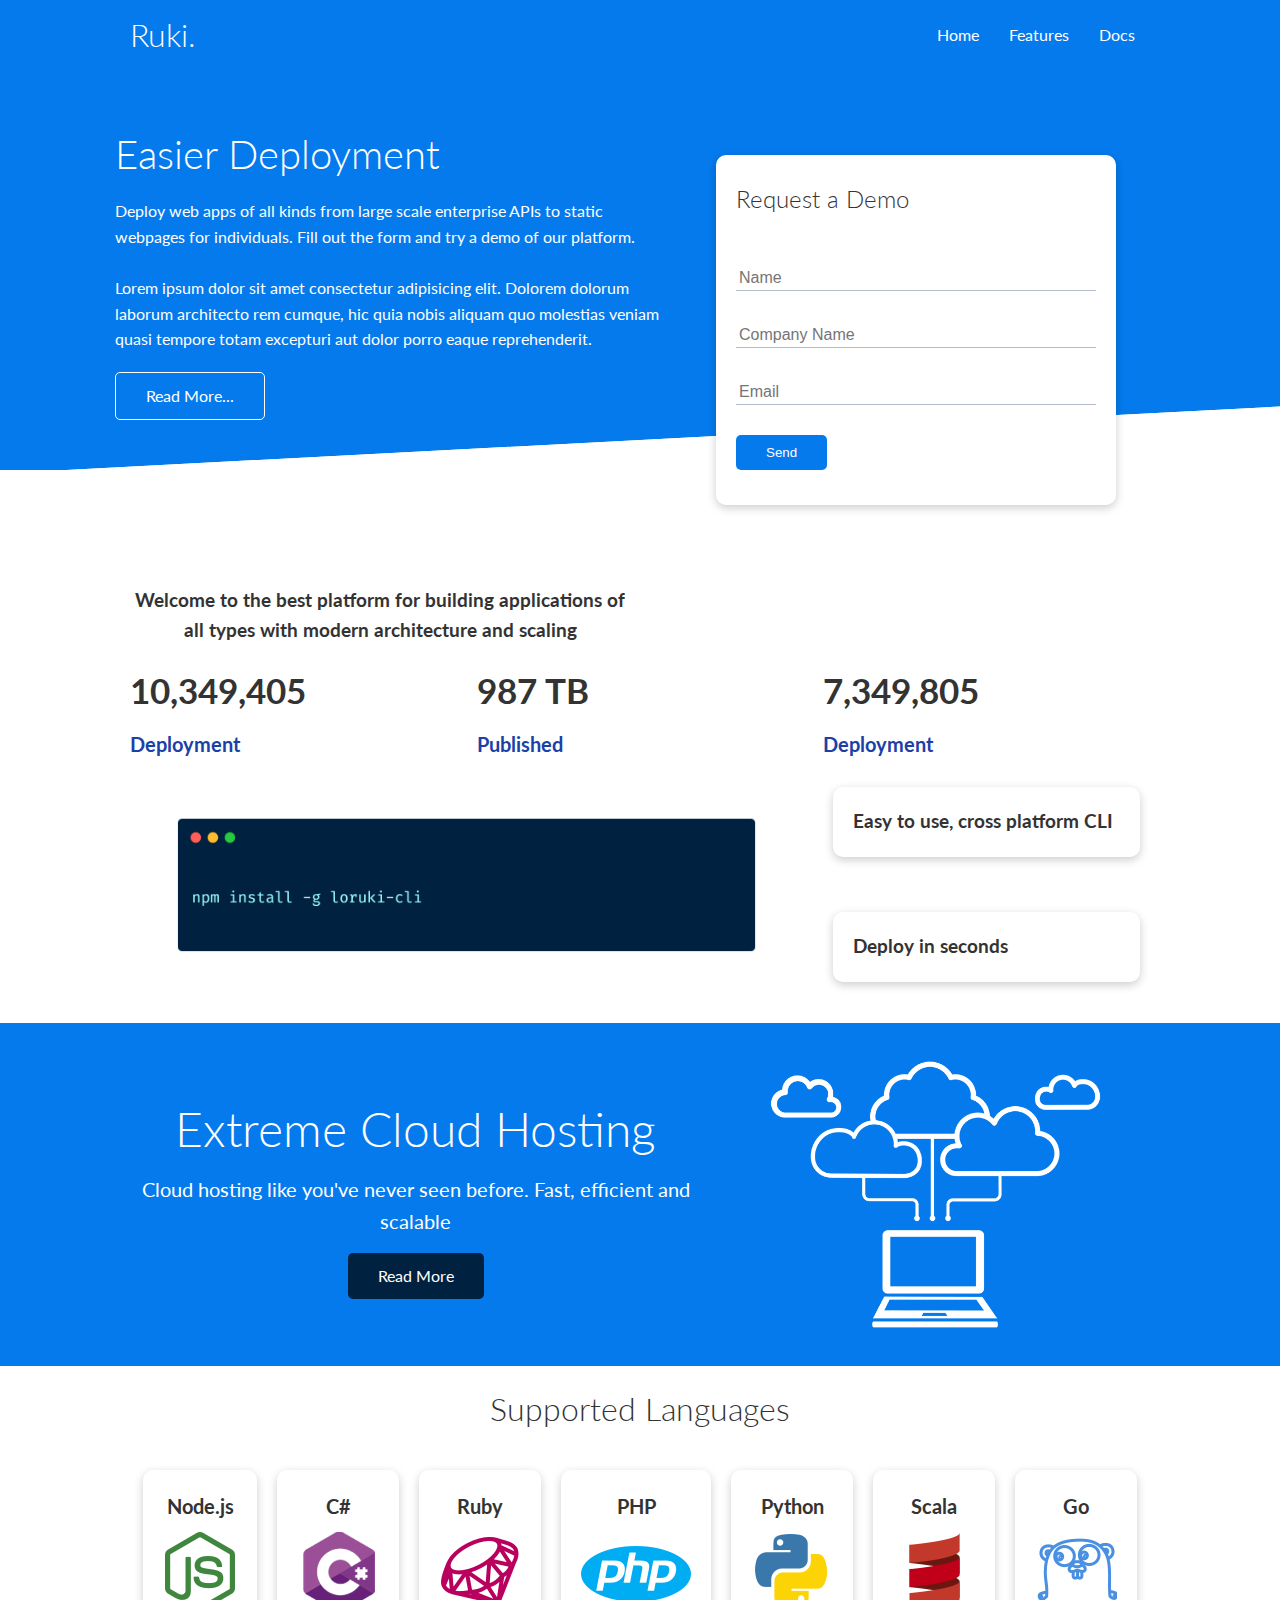
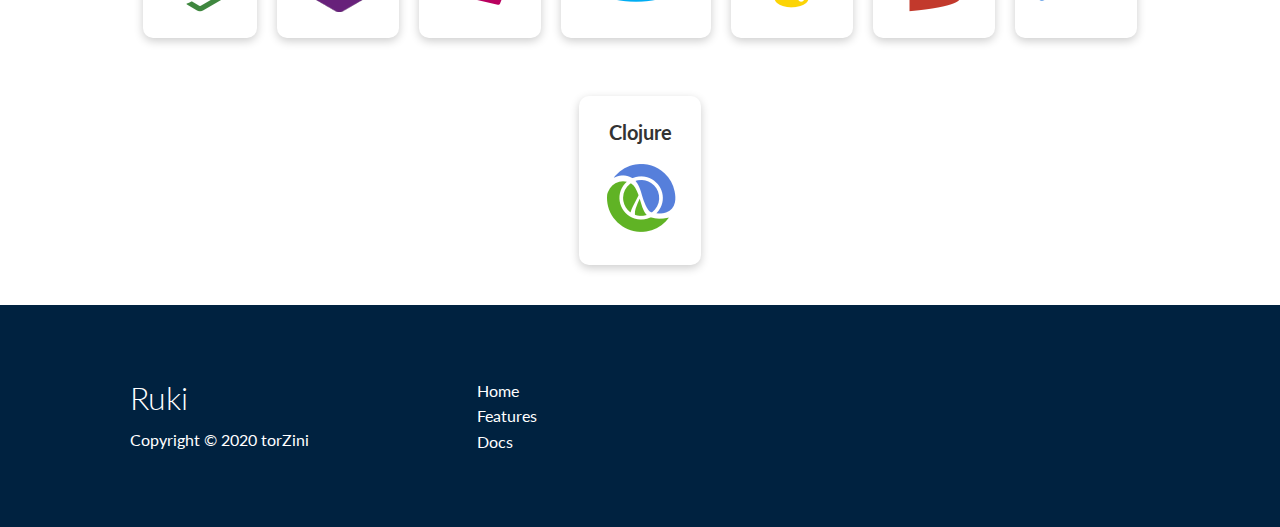
<file: index.html>
<!DOCTYPE html>
<html lang="en">

<head>
    <meta charset="UTF-8">
    <meta name="viewport" content="width=device-width, initial-scale=1.0">
    <link rel="stylesheet" href="https://cdnjs.cloudflare.com/ajax/libs/font-awesome/5.15.1/css/all.min.css" integrity="sha512-+4zCK9k+qNFUR5X+cKL9EIR+ZOhtIloNl9GIKS57V1MyNsYpYcUrUeQc9vNfzsWfV28IaLL3i96P9sdNyeRssA==" crossorigin="anonymous" />
    <link rel="stylesheet" href="ruki-website/css/style.css">
    <link rel="stylesheet" href="ruki-website/css/utilities.css">
    <title>Ruki | Modern Cloud Hosting Website</title>
</head>

<body>
    <!-- Navbar -->
    <div class="navbar">
        <div class="container flex">
            <h1>Ruki.</h1>

            <nav>
                <ul>
                    <li>
                        <a href="index.html">Home</a>
                    </li>
                    <li>
                        <a href="features.html">Features</a>
                    </li>
                    <li>
                        <a href="docs.html">Docs</a>
                    </li>
                </ul>
            </nav>
        </div>
    </div>

    <!-- Showcase section -->
    <section class="showcase">
        <div class="container grid">
            <div class="showcase-text">
                <h1> Easier Deployment </h1>
                <p>Deploy web apps of all kinds from large scale enterprise APIs to static webpages for individuals. Fill out the form and try a demo of our platform. <br><br> Lorem ipsum dolor sit amet consectetur adipisicing elit. Dolorem dolorum laborum
                    architecto rem cumque, hic quia nobis aliquam quo molestias veniam quasi tempore totam excepturi aut dolor porro eaque reprehenderit.
                </p>
                <a href="features.html" class="btn btn-outline">Read More...</a>
            </div>

            <div class="showcase-form card">
                <h2>Request a Demo</h2>
                <form name="contact" method="POST" netlify-honeypot="bot-field" data-netlify="true">

                    <input type="hidden" name="form-name" value="contact">
                    <p class="hidden">
                        <label>Don’t fill this out if you're human: <input name="bot-field" /></label>
                    </p>

                    <div class="form-control">
                        <input type="text" name="name" placeholder="Name" required>
                    </div>
                    <div class="form-control">
                        <input type="text" name="company" placeholder="Company Name" required>
                    </div>
                    <div class="form-control">
                        <input type="email" name="email" placeholder="Email" required>
                    </div>
                    <input type="submit" value="Send" class="btn btn-primary">
                </form>

            </div>
        </div>
    </section>
    <section class="stats">
        <div class="container">
            <h3 class="stats-heading text-center my-1">
                Welcome to the best platform for building applications of all types with modern architecture and scaling
            </h3>

            <div class="grid grid-3 text-center-my4">
                <div>
                    <i class="fas fa-server fa-3x"></i>
                    <!-- font-awesome class fas, fa-server: icon server, fa-3x: fontsize 3 times default -->
                    <h3>10,349,405</h3>
                    <p class="text-secondary">Deployment</p>
                </div>
                <div>
                    <i class="fas fa-upload fa-3x"></i>
                    <!-- font-awesome class fas, fa-upload: icon upload, fa-3x: fontsize 3 times default -->
                    <h3>987 TB</h3>
                    <p class="text-secondary">Published</p>
                </div>
                <div>
                    <i class="fas fa-project-diagram fa-3x"></i>
                    <!-- font-awesome class fas, fa-project-diagram: icon project-diagram, fa-3x: fontsize 3 times default -->
                    <h3>7,349,805</h3>
                    <p class="text-secondary">Deployment</p>
                </div>
            </div>
        </div>
    </section>
    <!-- Cli -->
    <section class="cli">
        <div class="container grid">
            <img src="ruki-website/images/cli.png" alt="">
            <div class="card">
                <h3>Easy to use, cross platform CLI</h3>
            </div>
            <div class="card">
                <h3>Deploy in seconds</h3>
            </div>
        </div>
    </section>

    <!-- Cloud -->
    <section class="cloud bg-primary my-2 py-2">
        <div class="container grid">
            <div class="text-center">
                <h2 class="lg">Extreme Cloud Hosting</h2>
                <p class="lead my-1">Cloud hosting like you've never seen before. Fast, efficient and scalable</p>
                <a href="features.html" class="btn btn-dark">Read More</a>
            </div>
            <img src="ruki-website/images/cloud.png" alt="">
        </div>

    </section>

    <section class="languages">
        <h2 class="md text-center my-2">Supported Languages</h2>
        <div class="container flex">
            <div class="card">
                <h4>Node.js </h4>
                <img src="ruki-website/images/logos/node.png" alt="">
            </div>
            <div class="card">
                <h4>C#</h4>
                <img src="ruki-website/images/logos/csharp.png" alt="">
            </div>
            <div class="card">
                <h4>Ruby</h4>
                <img src="ruki-website/images/logos/ruby.png" alt="">
            </div>
            <div class="card">
                <h4>PHP</h4>
                <img src="ruki-website/images/logos/php.png" alt="">
            </div>
            <div class="card">
                <h4>Python</h4>
                <img src="ruki-website/images/logos/python.png" alt="">
            </div>
            <div class="card">
                <h4>Scala</h4>
                <img src="ruki-website/images/logos/scala.png" alt="">
            </div>
            <div class="card">
                <h4>Go</h4>
                <img src="ruki-website/images/logos/go.png" alt="">
            </div>
            <div class="card">
                <h4>Clojure</h4>
                <img src="ruki-website/images/logos/clojure.png" alt="">
            </div>

        </div>
    </section>

    <!-- Footer -->
    <footer class="footer bg-dark py-5">
        <div class="container grid grid-3">
            <div>
                <h1>Ruki</h1>
                <p>Copyright &copy; 2020 torZini</p>
            </div>
            <nav>
                <ul>
                    <li>
                        <a href="index.html">Home</a>
                    </li>
                    <li>
                        <a href="features.html">Features</a>
                    </li>
                    <li>
                        <a href="docs.html">Docs</a>
                    </li>
                </ul>
            </nav>
            <div class="social">
                <!-- use fab for social media link icons -->
                <a href="http://" target="_blank">
                    <i class="fab fa-github fa-2x"></i>
                </a>
                <a href="http://" target="_blank">

                    <i class="fab fa-twitter fa-2x"></i>
                </a>
                <a href="http://" target="_blank">
                    <i class="fab fa-facebook fa-2x"></i>
                </a>
                <a href="http://" target="_blank">
                    <i class="fab fa-linkedin fa-2x"></i>
                </a>
                <!-- <a href="http://" target="_blank">
                    <i class="fab fa-instagram fa-2x"></i>
                </a>
                <a href="http://" target="_blank">
                    <i class="fab fa-whatsapp fa-2x"></i>
                </a>
                <a href="http://" target="_blank">
                    <i class="fab fa-line fa-2x"></i>
                </a> -->
            </div>
        </div>
    </footer>

</body>
<!-- 
    https://github.com/bradtraversy/loruki-website/tree/master/images
 -->

</html>
</file>
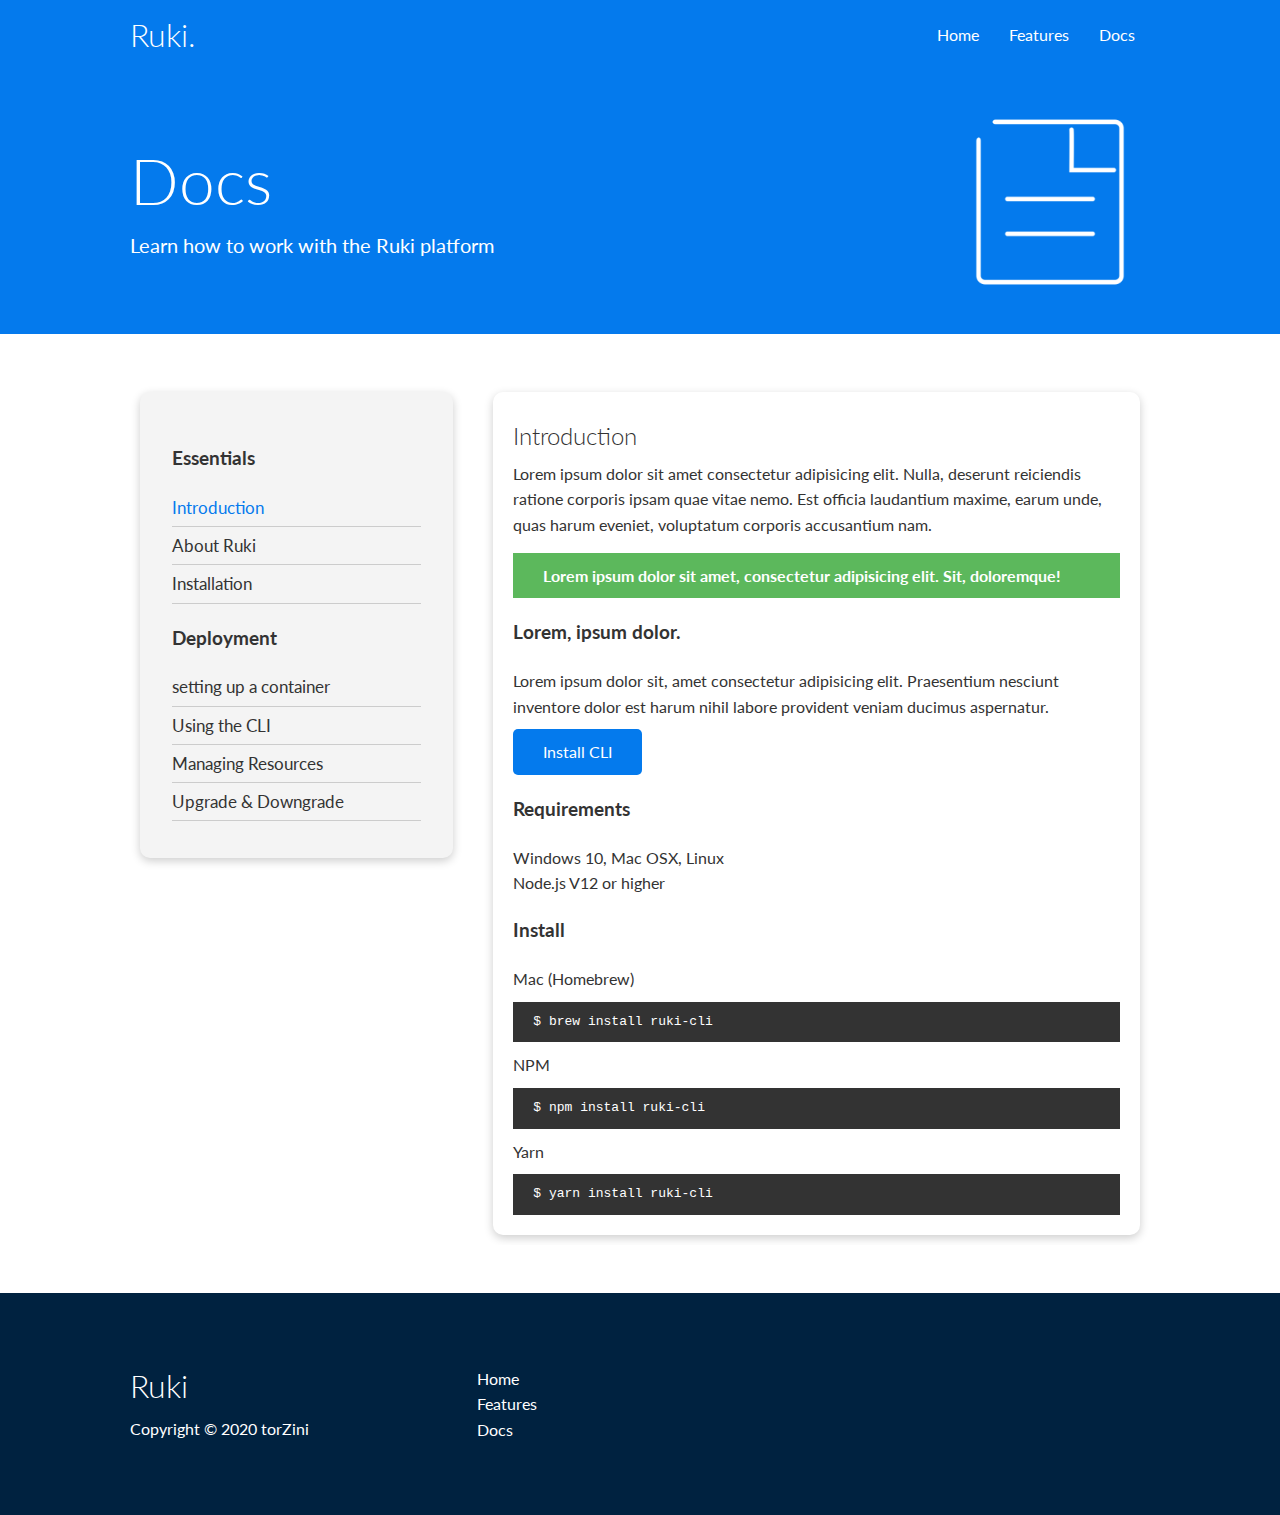
<file: docs.html>
<!DOCTYPE html>
<html lang="en">

<head>
    <meta charset="UTF-8">
    <meta name="viewport" content="width=device-width, initial-scale=1.0">
    <link rel="stylesheet" href="https://cdnjs.cloudflare.com/ajax/libs/font-awesome/5.15.1/css/all.min.css" integrity="sha512-+4zCK9k+qNFUR5X+cKL9EIR+ZOhtIloNl9GIKS57V1MyNsYpYcUrUeQc9vNfzsWfV28IaLL3i96P9sdNyeRssA==" crossorigin="anonymous" />
    <link rel="stylesheet" href="ruki-website/css/style.css">
    <link rel="stylesheet" href="ruki-website/css/utilities.css">
    <title>Roku | Modern Cloud Hosting Website</title>
</head>

<body>
    <!-- Navbar -->
    <div class="navbar">
        <div class="container flex">
            <h1>Ruki.</h1>

            <nav>
                <ul>
                    <li>
                        <a href="index.html">Home</a>
                    </li>
                    <li>
                        <a href="features.html">Features</a>
                    </li>
                    <li>
                        <a href="docs.html">Docs</a>
                    </li>
                </ul>
            </nav>
        </div>
    </div>
    <!-- Head -->
    <section class="docs-head bg-primary py-3">
        <div class="container grid">
            <div>
                <h1 class="xl">Docs</h1>
                <p class="lead">
                    Learn how to work with the Ruki platform
                </p>
            </div>
            <img src="ruki-website/images/docs.png" alt="">
        </div>
    </section>

    <!-- Docs Main -->
    <section class="docs-main my-4">
        <div class="container grid">

            <div class="card bg-light p-3">
                <h3 class="my-2">Essentials</h3>
                <nav>
                    <ul>
                        <li><a class="text-primary" href="#">Introduction</a></li>
                        <li>
                            <a href="#">About Ruki</a>
                        </li>
                        <li>
                            <a href="#">Installation</a>
                        </li>
                    </ul>
                </nav>

                <h3 class="my-2">Deployment</h3>
                <nav>
                    <ul>
                        <li><a href="#">setting up a container</a></li>
                        <li>
                            <a href="#">Using the CLI</a>
                        </li>
                        <li>
                            <a href="#">Managing Resources</a>
                        </li>
                        <li>
                            <a href="#">Upgrade & Downgrade</a>
                        </li>
                    </ul>
                </nav>
            </div>

            <div class="card">
                <h2>Introduction</h2>
                <p>Lorem ipsum dolor sit amet consectetur adipisicing elit. Nulla, deserunt reiciendis ratione corporis ipsam quae vitae nemo. Est officia laudantium maxime, earum unde, quas harum eveniet, voluptatum corporis accusantium nam.</p>
                <div class="alert alert-success">
                    <i class="fas fa-info"></i> Lorem ipsum dolor sit amet, consectetur adipisicing elit. Sit, doloremque!
                </div>

                <h3>Lorem, ipsum dolor.</h3>
                <p>Lorem ipsum dolor sit, amet consectetur adipisicing elit. Praesentium nesciunt inventore dolor est harum nihil labore provident veniam ducimus aspernatur.</p>
                <a href="#" class="btn btn-primary">Install CLI</a>

                <h3>Requirements</h3>
                <ul>
                    <li>Windows 10, Mac OSX, Linux</li>
                    <li>Node.js V12 or higher</li>
                </ul>

                <h3>Install</h3>
                <p>Mac (Homebrew)</p>
                <pre><code>$ brew install ruki-cli</code></pre>

                <p>NPM</p>
                <pre><code>$ npm install ruki-cli</code></pre>

                <p>Yarn</p>
                <pre><code>$ yarn install ruki-cli</code></pre>
            </div>
        </div>
    </section>




    <!-- Footer -->
    <footer class="footer bg-dark py-5">
        <div class="container grid grid-3">
            <div>
                <h1>Ruki</h1>
                <p>Copyright &copy; 2020 torZini</p>
            </div>
            <nav>
                <ul>
                    <li>
                        <a href="index.html">Home</a>
                    </li>
                    <li>
                        <a href="features.html">Features</a>
                    </li>
                    <li>
                        <a href="docs.html">Docs</a>
                    </li>
                </ul>
            </nav>
            <div class="social">
                <!-- use fab for social media link icons -->
                <a href="http://" target="_blank">
                    <i class="fab fa-github fa-2x"></i>
                </a>
                <a href="http://" target="_blank">

                    <i class="fab fa-twitter fa-2x"></i>
                </a>
                <a href="http://" target="_blank">
                    <i class="fab fa-facebook fa-2x"></i>
                </a>
                <a href="http://" target="_blank">
                    <i class="fab fa-linkedin fa-2x"></i>
                </a>

            </div>
        </div>
    </footer>

</body>
<!-- 
    https://github.com/bradtraversy/loruki-website/tree/master/images
 -->

</html>
</file>
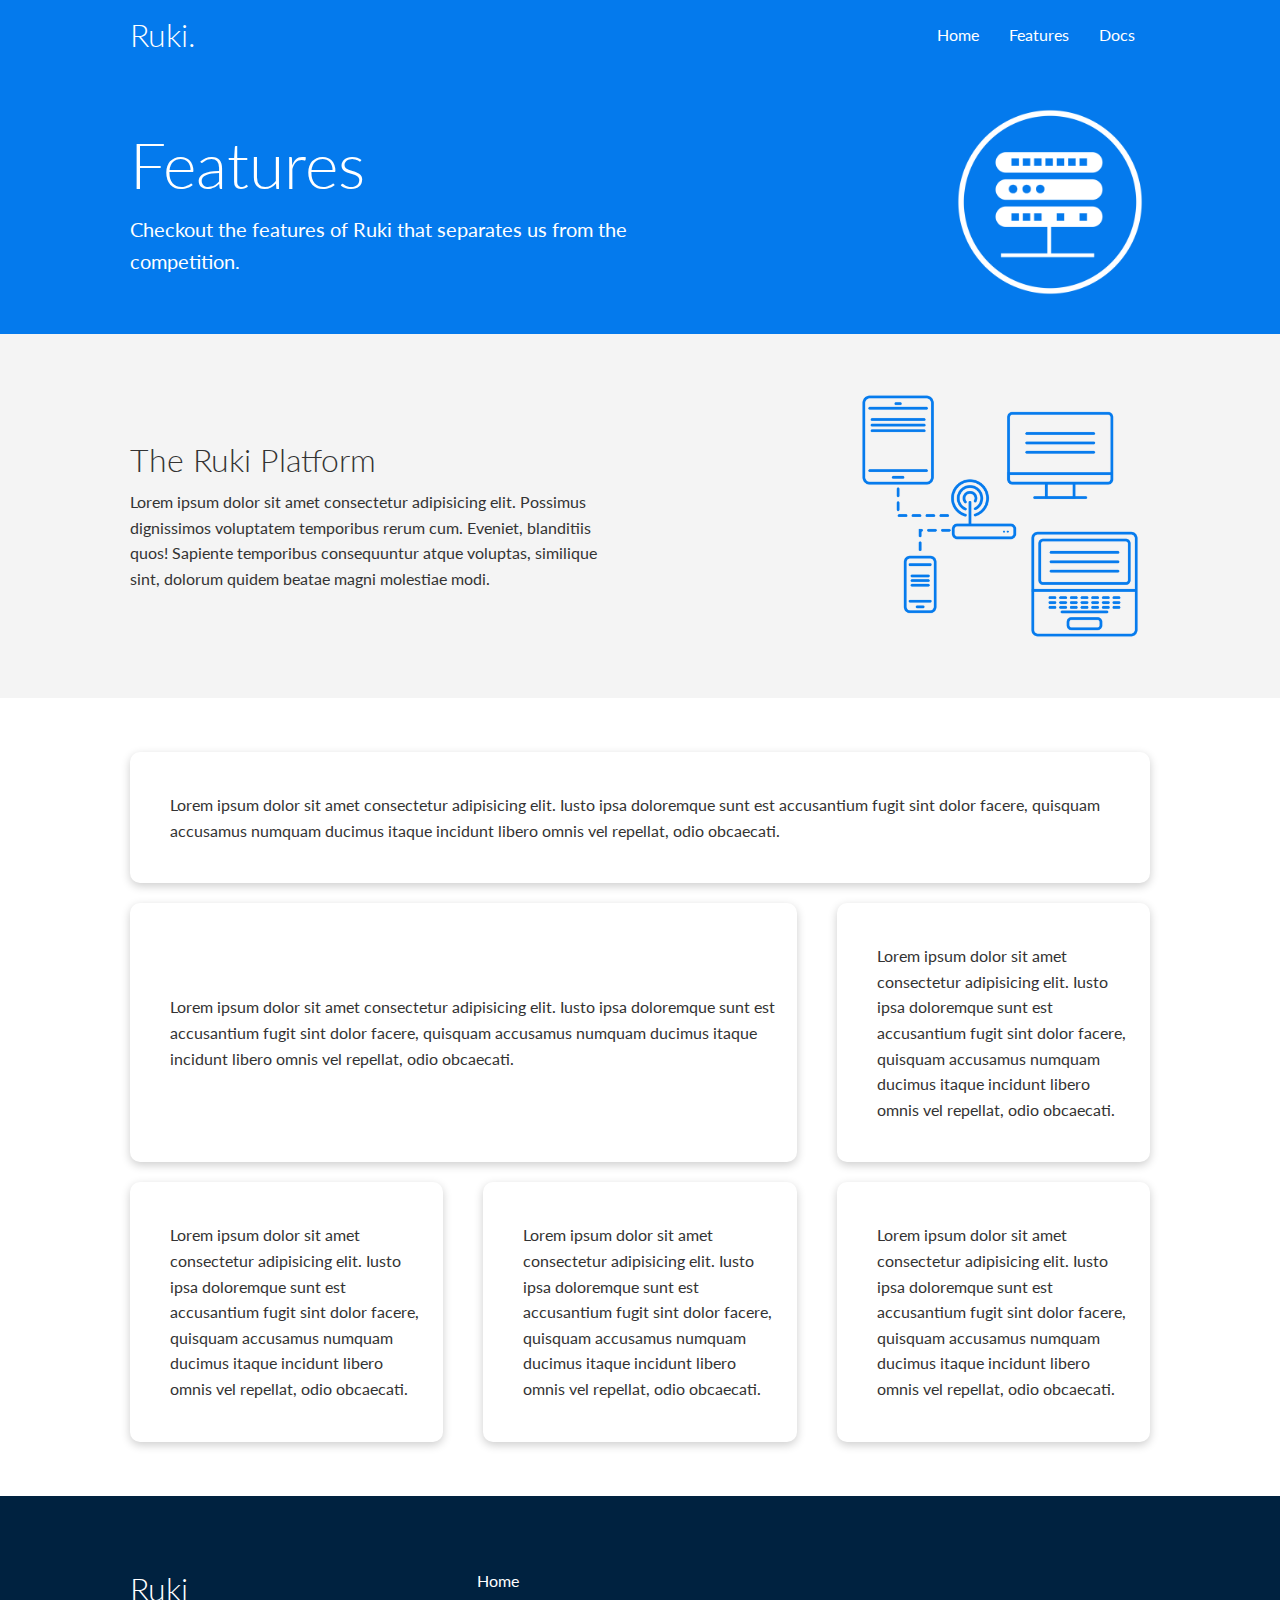
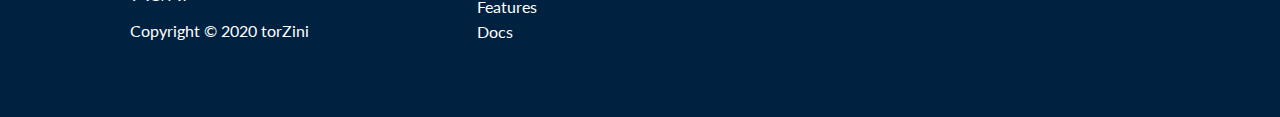
<file: features.html>
<!DOCTYPE html>
<html lang="en">

<head>
    <meta charset="UTF-8">
    <meta name="viewport" content="width=device-width, initial-scale=1.0">
    <link rel="stylesheet" href="https://cdnjs.cloudflare.com/ajax/libs/font-awesome/5.15.1/css/all.min.css" integrity="sha512-+4zCK9k+qNFUR5X+cKL9EIR+ZOhtIloNl9GIKS57V1MyNsYpYcUrUeQc9vNfzsWfV28IaLL3i96P9sdNyeRssA==" crossorigin="anonymous" />
    <link rel="stylesheet" href="ruki-website/css/style.css">
    <link rel="stylesheet" href="ruki-website/css/utilities.css">
    <title>Roku | Modern Cloud Hosting Website</title>
</head>

<body>
    <!-- Navbar -->
    <div class="navbar">
        <div class="container flex">
            <h1>Ruki.</h1>

            <nav>
                <ul>
                    <li>
                        <a href="index.html">Home</a>
                    </li>
                    <li>
                        <a href="features.html">Features</a>
                    </li>
                    <li>
                        <a href="docs.html">Docs</a>
                    </li>
                </ul>
            </nav>
        </div>
    </div>
    <!-- Head -->
    <section class="features-head bg-primary py-3">
        <div class="container grid">
            <div>
                <h1 class="xl">Features</h1>
                <p class="lead">
                    Checkout the features of Ruki that separates us from the competition.
                </p>
            </div>
            <img src="ruki-website/images/server.png" alt="">
        </div>
    </section>

    <!-- Sub Head -->
    <section class="features-sub-head bg-light py-3">
        <div class="container grid">
            <div>
                <h1 class="md">The Ruki Platform</h1>
                <p>
                    Lorem ipsum dolor sit amet consectetur adipisicing elit. Possimus dignissimos voluptatem temporibus rerum cum. Eveniet, blanditiis quos! Sapiente temporibus consequuntur atque voluptas, similique sint, dolorum quidem beatae magni molestiae modi.
                </p>
            </div>
            <img src="ruki-website/images/server2.png" alt="">
        </div>
    </section>

    <section class="features-main my-2">
        <div class="container grid grid-3">
            <div class="card flex">
                <i class="fas fa-server fa-3x"></i>
                <p>Lorem ipsum dolor sit amet consectetur adipisicing elit. Iusto ipsa doloremque sunt est accusantium fugit sint dolor facere, quisquam accusamus numquam ducimus itaque incidunt libero omnis vel repellat, odio obcaecati.</p>
            </div>

            <div class="card flex">
                <i class="fas fa-upload fa-3x"></i>
                <p>Lorem ipsum dolor sit amet consectetur adipisicing elit. Iusto ipsa doloremque sunt est accusantium fugit sint dolor facere, quisquam accusamus numquam ducimus itaque incidunt libero omnis vel repellat, odio obcaecati.</p>
            </div>

            <div class="card flex">
                <i class="fas fa-network-wired fa-3x"></i>
                <p>Lorem ipsum dolor sit amet consectetur adipisicing elit. Iusto ipsa doloremque sunt est accusantium fugit sint dolor facere, quisquam accusamus numquam ducimus itaque incidunt libero omnis vel repellat, odio obcaecati.</p>
            </div>

            <div class="card flex">
                <i class="fas fa-power-off fa-3x"></i>
                <p>Lorem ipsum dolor sit amet consectetur adipisicing elit. Iusto ipsa doloremque sunt est accusantium fugit sint dolor facere, quisquam accusamus numquam ducimus itaque incidunt libero omnis vel repellat, odio obcaecati.</p>
            </div>

            <div class="card flex">
                <i class="fas fa-laptop-code fa-3x"></i>
                <p>Lorem ipsum dolor sit amet consectetur adipisicing elit. Iusto ipsa doloremque sunt est accusantium fugit sint dolor facere, quisquam accusamus numquam ducimus itaque incidunt libero omnis vel repellat, odio obcaecati.</p>
            </div>

            <div class="card flex">
                <i class="fas fa-database fa-3x"></i>
                <p>Lorem ipsum dolor sit amet consectetur adipisicing elit. Iusto ipsa doloremque sunt est accusantium fugit sint dolor facere, quisquam accusamus numquam ducimus itaque incidunt libero omnis vel repellat, odio obcaecati.</p>
            </div>
        </div>
    </section>




    <!-- Footer -->
    <footer class="footer bg-dark py-5">
        <div class="container grid grid-3">
            <div>
                <h1>Ruki</h1>
                <p>Copyright &copy; 2020 torZini</p>
            </div>
            <nav>
                <ul>
                    <li>
                        <a href="index.html">Home</a>
                    </li>
                    <li>
                        <a href="features.html">Features</a>
                    </li>
                    <li>
                        <a href="docs.html">Docs</a>
                    </li>
                </ul>
            </nav>
            <div class="social">
                <!-- use fab for social media link icons -->
                <a href="http://" target="_blank">
                    <i class="fab fa-github fa-2x"></i>
                </a>
                <a href="http://" target="_blank">

                    <i class="fab fa-twitter fa-2x"></i>
                </a>
                <a href="http://" target="_blank">
                    <i class="fab fa-facebook fa-2x"></i>
                </a>
                <a href="http://" target="_blank">
                    <i class="fab fa-linkedin fa-2x"></i>
                </a>

            </div>
        </div>
    </footer>

</body>
<!-- 
    https://github.com/bradtraversy/loruki-website/tree/master/images
 -->

</html>
</file>
<file: ruki-website/css/style.css>
@import url('https://fonts.googleapis.com/css2?family=Lato:wght@300&display=swap');

/* Custom properties */

:root {
    --primary-color: #047aed;
    --secondary-color: #1c3fa8;
    --dark-color: #002240;
    --light-color: #f4f4f4;
    --success-color: #5cb85c;
    --error-color: #d9534f;
}


/* Initial set up styling */

* {
    box-sizing: border-box;
    /* box sizing allows us to add padding and margin inside the box and will not increase the box size */
    padding: 0;
    margin: 0;
}

body {
    font-family: 'Lato', sans-serif;
    color: #333;
    line-height: 1.6;
}

ul {
    list-style-type: none;
}

a {
    text-decoration: none;
    color: #333;
}

h1,
h2 {
    font-weight: 300;
    line-height: 1.2;
    margin: 10px 0;
}

p {
    margin: 10px 0;
}

img {
    width: 100%;
    /* 100% so img dont bust out of its container */
}

code,
pre {
    background: #333;
    color: #fff;
    padding: 10px;
}


/* bot field for netlify */

.hidden {
    visibility: hidden;
    height: 0;
    /*this makes sure the hidden field does not take up any space*/
}


/* navbar style */

.navbar {
    background-color: var(--primary-color);
    color: #fff;
    height: 70px;
}

.navbar ul {
    display: flex;
}

.navbar a {
    color: #fff;
    padding: 10px;
    margin: 0 5px;
}

.navbar a:hover {
    border-bottom: 2px #fff solid;
}

.navbar .flex {
    justify-content: space-between;
    /*we created this so we can use justify content: space btw here and center in the reusable class .flex, see below*/
}


/* Showcase styling */

.showcase {
    height: 400px;
    background-color: var(--primary-color);
    color: #fff;
    position: relative;
}

.showcase h1 {
    font-size: 40px;
}

.showcase p {
    margin: 20px 0;
}

.showcase .grid {
    overflow: visible;
    grid-template-columns: 55% 45%;
    /* make the text side a little wider, n increase the gap a liitle */
    gap: 30px;
}


/* apply animation to some elements (do this part last) */

.showcase-text {
    animation: slideInFromLeft 1s ease-in;
}

.showcase-form {
    position: relative;
    top: 60px;
    height: 350px;
    /* this height makes the form taller than the parent thus gives a scroll bar,we dont need that on our page, add overflow: visible to .showcase .grid to make the bottom of the form visible and fix the scrollbar */
    width: 400px;
    padding: 40px;
    z-index: 100;
    /*so its always on top*/
    animation: slideInFromRight 1s ease-in;
    /* animate and ease in the form */
}

.showcase-form .form-control {
    margin: 30px 0;
}

.showcase-form input[type='text'],
.showcase-form input[type='email'] {
    border: 0;
    border-bottom: 1px solid #b4becb;
    width: 100%;
    padding: 3px;
    font-size: 16px;
}

.showcase-form input:focus {
    outline: none;
}


/* add a slant by use of psuedo classes */

.showcase::before,
.showcase::after {
    content: '';
    position: absolute;
    /* showcase has a position relative so this must be absolute */
    height: 100px;
    bottom: -70px;
    right: 0;
    left: 0;
    background: #fff;
    transform: skewY(-3deg);
    /* browser compatibility */
    -webkit-transform: skewY(-3deg);
    /*for Chrome, Firefox*/
    -moz-transform: skewY(-3deg);
    /*for Mozilla*/
    -ms-transform: skewY(-3deg);
    /*for Micorsoft explorer*/
}


/* Stats styling*/

.stats {
    padding-top: 100px;
    /*push the class down, the slant is covering it. Our igrid is 2 colns, create a new for 3 colns below .grid*/
    animation: slideInFromBottom 1s ease-in;
    /* animate, ease in the stats from the bottom */
}

.stats-heading {
    max-width: 500px;
    margin: auto;
    animation: slideInFromBottom 1s ease-in;
}

.stats .grid h3 {
    font-size: 35px;
}

.stats .grid p {
    font-size: 20px;
    font-weight: bold;
}


/* CLI */

.cli .grid {
    grid-template-columns: repeat(3, 1fr);
    grid-template-rows: repeat(2, 1fr);
    /* make 2 rows of equal fractions*/
}


/* cli grid, anything that is 1st child (*:first-child) span 2 row , 2 colns*/

.cli .grid>*:first-child {
    grid-column: 1/span 2;
    grid-row: 1/span 2;
}


/* Cloud */

.cloud .grid {
    grid-template-columns: 4fr 3fr;
}


/* Languages */

.languages .flex {
    flex-wrap: wrap;
    /* make it responsive so it reduces and expands depending on the screen size */
}

.languages .card {
    text-align: center;
    margin: 18px 10px 40px;
    transition: transform 0.2s ease-in;
    /*transition the transform*/
}

.languages .card h4 {
    font-size: 20px;
    margin-bottom: 10px;
}

.languages .card:hover {
    transform: translateY(-15px);
    /*-15 moves up, +15 will move down*/
}


/* Features */

.features-head img,
.docs-head img {
    width: 200px;
    justify-self: flex-end;
}

.features-sub-head img {
    width: 300px;
    justify-self: flex-end;
}

.features-main .card>i {
    margin-right: 20px;
}

.features-main .grid {
    padding: 30px;
}

.features-main .grid>*:first-child {
    grid-column: 1/ span 3;
}

.features-main .grid>*:nth-child(2) {
    grid-column: 1/ span 2;
}


/* Docs */

.docs-main h3 {
    margin: 20px 0;
}

.docs-main .grid {
    grid-template-columns: 1fr 2fr;
    align-items: flex-start;
    /* make the grid items/cards start at the top of y-axis, flex-end will align at the bottom*/
}

.docs-main nav li {
    font-size: 17px;
    padding-bottom: 5px;
    margin-bottom: 5px;
    border-bottom: 1px #ccc solid;
}

.docs-main a:hover {
    font-weight: bold;
}


/* Footer */

.footer .social a {
    margin: 0 10px;
}


/* Tablets and Under */

@media (max-width: 768px) {
    .grid,
    .showcase .grid,
    .stats .grid,
    .cli .grid,
    .cloud .grid,
    .features-main .grid,
    .docs-main .grid,
    .features-head .grid,
    .features-sub-head .grid,
    .docs-head .grid {
        grid-template-columns: 1fr;
        grid-template-rows: 1fr;
    }
    .showcase {
        height: auto;
    }
    .showcase-text {
        text-align: center;
        margin-top: 40px;
        animation: slideInFromTop 1s ease-in;
    }
    .showcase-form {
        justify-self: center;
        /* justify-self is used on an actual item to adjust itself */
        margin: auto;
        animation: slideInFromBottom 1s ease-in;
    }
    .cli .grid>*:first-child {
        grid-column: 1;
        grid-row: 1;
    }
    .features-head,
    .features-sub-head,
    .docs-head {
        text-align: center;
    }
    /* put the images at the center */
    .features-head img,
    .features-sub-head img,
    .docs-head img {
        justify-self: center;
    }
    .features-main .grid>*:first-child,
    .features-main .grid>*:nth-child(2) {
        grid-column: 1;
    }
}


/* Animations */


/* slide in content from left right top and bottom */

@keyframes slideInFromLeft {
    0% {
        /*at 0% trasform translateX by -100% starting from outside*/
        transform: translateX(-100%);
    }
    100% {
        /*at 100% trasform translateX by 0% of the center/normal pos*/
        transform: translateX(0);
    }
}

@keyframes slideInFromRight {
    0% {
        /*at 0% trasform translateX by 100% from positive side*/
        transform: translateX(100%);
    }
    100% {
        /*at 100% trasform translateX by 0% of the center/normal pos*/
        transform: translateX(0);
    }
}

@keyframes slideInFromTop {
    0% {
        /*at 0% trasform translateY by -100% from top Y-axis to end on the x-axis*/
        transform: translateY(-100%);
    }
    100% {
        /*at 100% trasform translateX by 0% placing it the center/normal pos*/
        transform: translateX(0);
    }
}

@keyframes slideInFromBottom {
    0% {
        /*at 0% trasform translateY by 100% */
        transform: translateY(100%);
    }
    100% {
        /*at 100% trasform translateX by 0% placing it the center/normal pos*/
        transform: translateX(0);
    }
}


/* mobile */

@media (max-width: 500px) {
    .navbar {
        height: 110px;
    }
    .navbar .flex {
        flex-direction: column;
    }
    .navbar ul {
        padding: 10px;
        background-color: rgba(0, 0, 0, 0.1);
    }
}
</file>
<file: ruki-website/css/utilities.css>
.container {
    max-width: 1100px;
    margin: 0 auto;
    overflow: auto;
    /* h1 has a 10px marging top and thats having a space on top of our container, oveflow fixes that */
    padding: 0 40px;
}

.card {
    background-color: #fff;
    color: #333;
    border-radius: 10px;
    box-shadow: 0 3px 10px rgba(0, 0, 0, 0.2);
    padding: 20px;
    margin: 10px;
}

.btn {
    display: inline-block;
    padding: 10px 30px;
    cursor: pointer;
    background: var(--primary-color);
    color: #fff;
    border: none;
    border-radius: 5px;
}

.btn-outline {
    background-color: transparent;
    border: 1px #fff solid;
}

.btn:hover {
    transform: scale(0.98);
}

.flex {
    display: flex;
    justify-content: center;
    align-items: center;
    height: 100%;
}

.grid {
    display: grid;
    grid-template-columns: repeat(2, 1fr);
    /* 1st coln takes 2 fractions, 2nd coln takes 1fraction (can also be 75%, 25%)
    to make even, we use 1fr 1fr or repeat(2, 1fr) */
    gap: 20px;
    justify-content: center;
    align-items: center;
    height: 100%;
}

.grid-3 {
    grid-template-columns: repeat(3, 1fr);
}


/* backgrounds & colored buttons */

.bg-primary,
.btn-primary {
    background-color: var(--primary-color);
    color: #fff;
}

.bg-secondary,
.btn-secondary {
    background-color: var(--secondary-color);
    color: #fff;
}

.bg-dark,
.btn-dark {
    background-color: var(--dark-color);
    color: #fff;
}

.bg-light,
.btn-light {
    background-color: var(--light-color);
    color: #333;
}

.bg-primary a,
.btn-primary a,
.bg-secondary a,
.btn-secondary a,
.bg-dark a,
.btn-dark a {
    color: #fff;
}


/* Text Colors */

.text-primary {
    color: var(--primary-color);
}

.text-secondary {
    color: var(--secondary-color);
}

.text-dark {
    color: var(--dark-color);
}

.text-light {
    color: var(--light-color);
}


/* Text Sizes */

.lead {
    font-size: 20px;
}

.sm {
    font-size: 1rem;
}

.md {
    font-size: 2rem;
}

.lg {
    font-size: 3rem;
}

.xl {
    font-size: 4rem;
}

.text-center {
    text-align: center;
}


/* Alert */

.alert {
    background-color: var(--light-color);
    padding: 10px 20px;
    font-weight: bold;
    margin: 15px 0;
}

.alert i {
    margin-right: 10px;
}

.alert-success {
    background-color: var(--success-color);
    color: #fff;
}

.alert-error {
    background-color: var(--error-color);
    color: #fff;
}


/* Margin */


/* my, py = margin or padding on the y-axis */

.my-1 {
    margin: 1rem 0;
}

.my-2 {
    margin: 1.5rem 0;
}

.my-3 {
    margin: 2rem 0;
}

.my-4 {
    margin: 3rem 0;
}

.my-5 {
    margin: 4rem 0;
}

.m-1 {
    margin: 1rem;
}

.m-2 {
    margin: 1.5rem;
}

.m-3 {
    margin: 2rem;
}

.m-4 {
    margin: 3rem;
}

.m-5 {
    margin: 4rem;
}


/* Padding */

.py-1 {
    padding: 1rem 0;
}

.py-2 {
    padding: 1.5rem 0;
}

.py-3 {
    padding: 2rem 0;
}

.py-4 {
    padding: 3rem 0;
}

.py-5 {
    padding: 4rem 0;
}

.p-1 {
    padding: 1rem;
}

.p-2 {
    padding: 1.5rem;
}

.p-3 {
    padding: 2rem;
}

.p-4 {
    padding: 3rem;
}

.p-5 {
    margin: 4rem;
}
</file>
